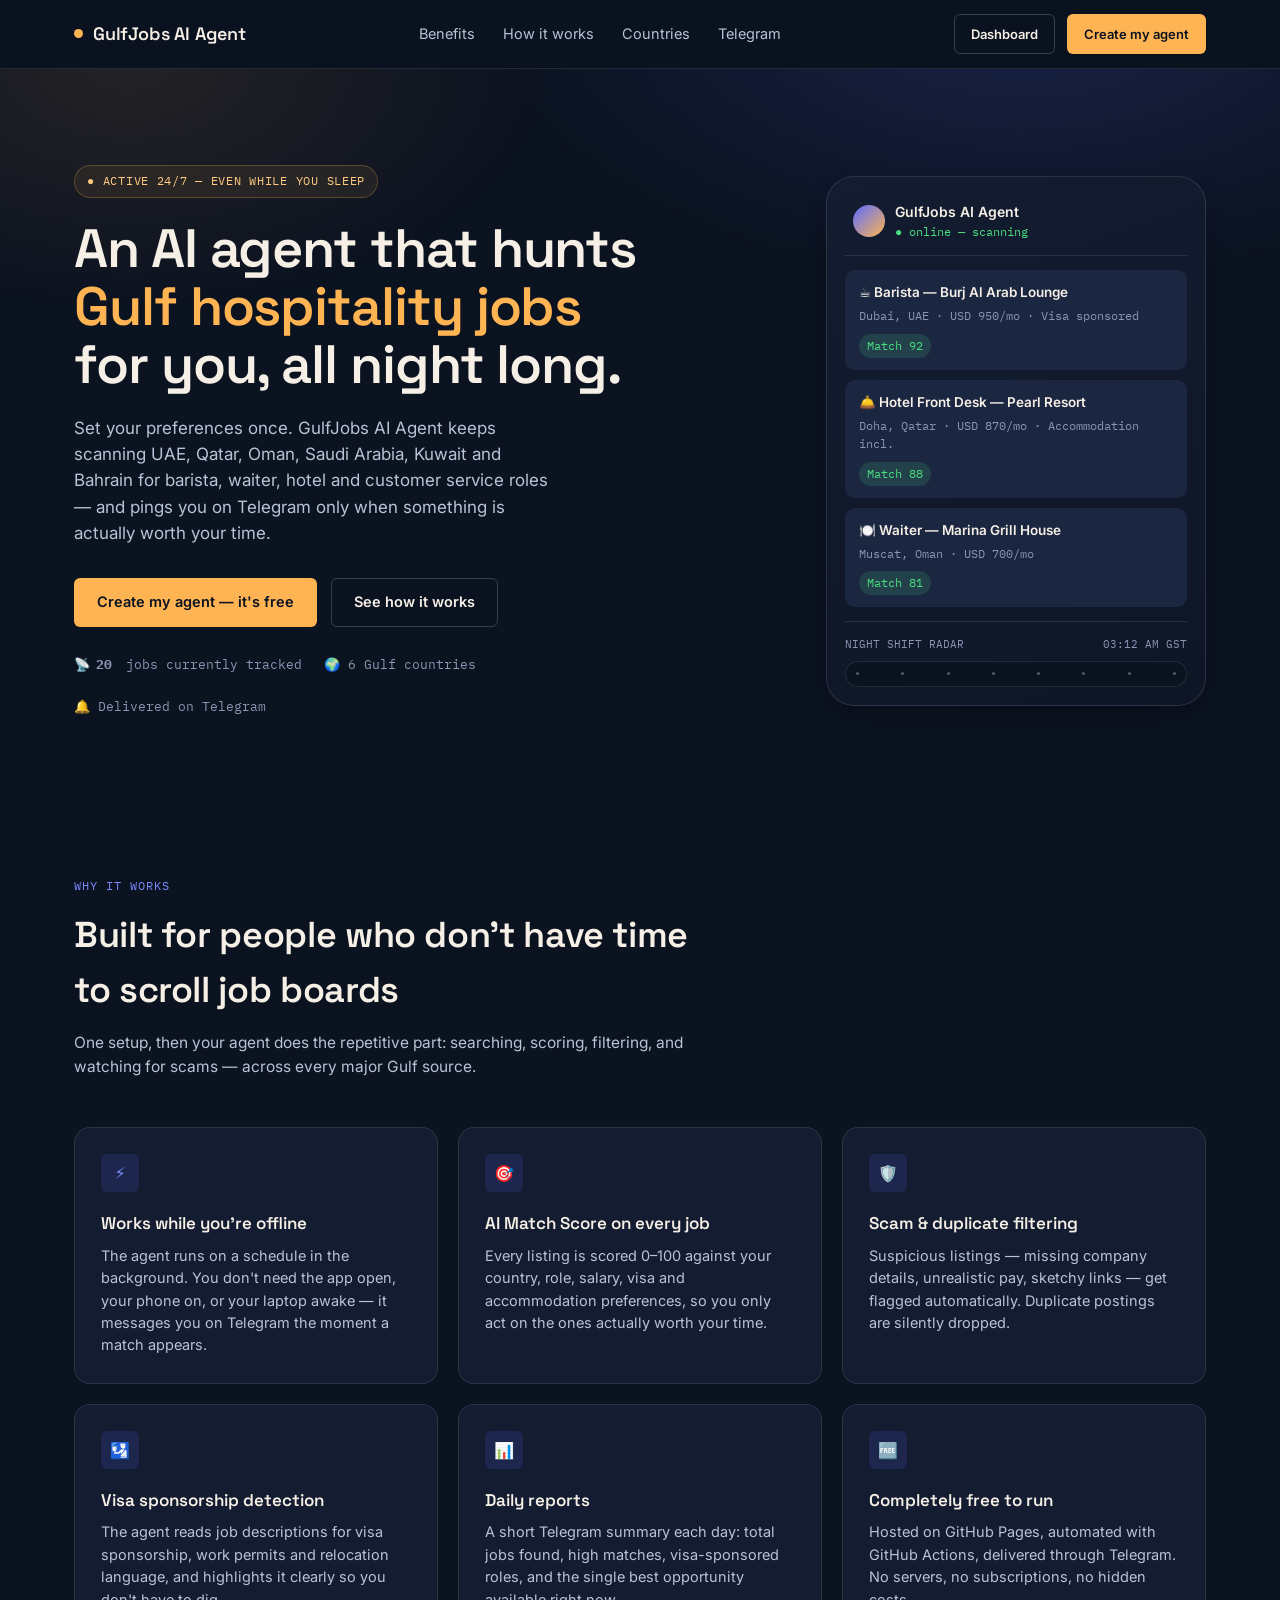
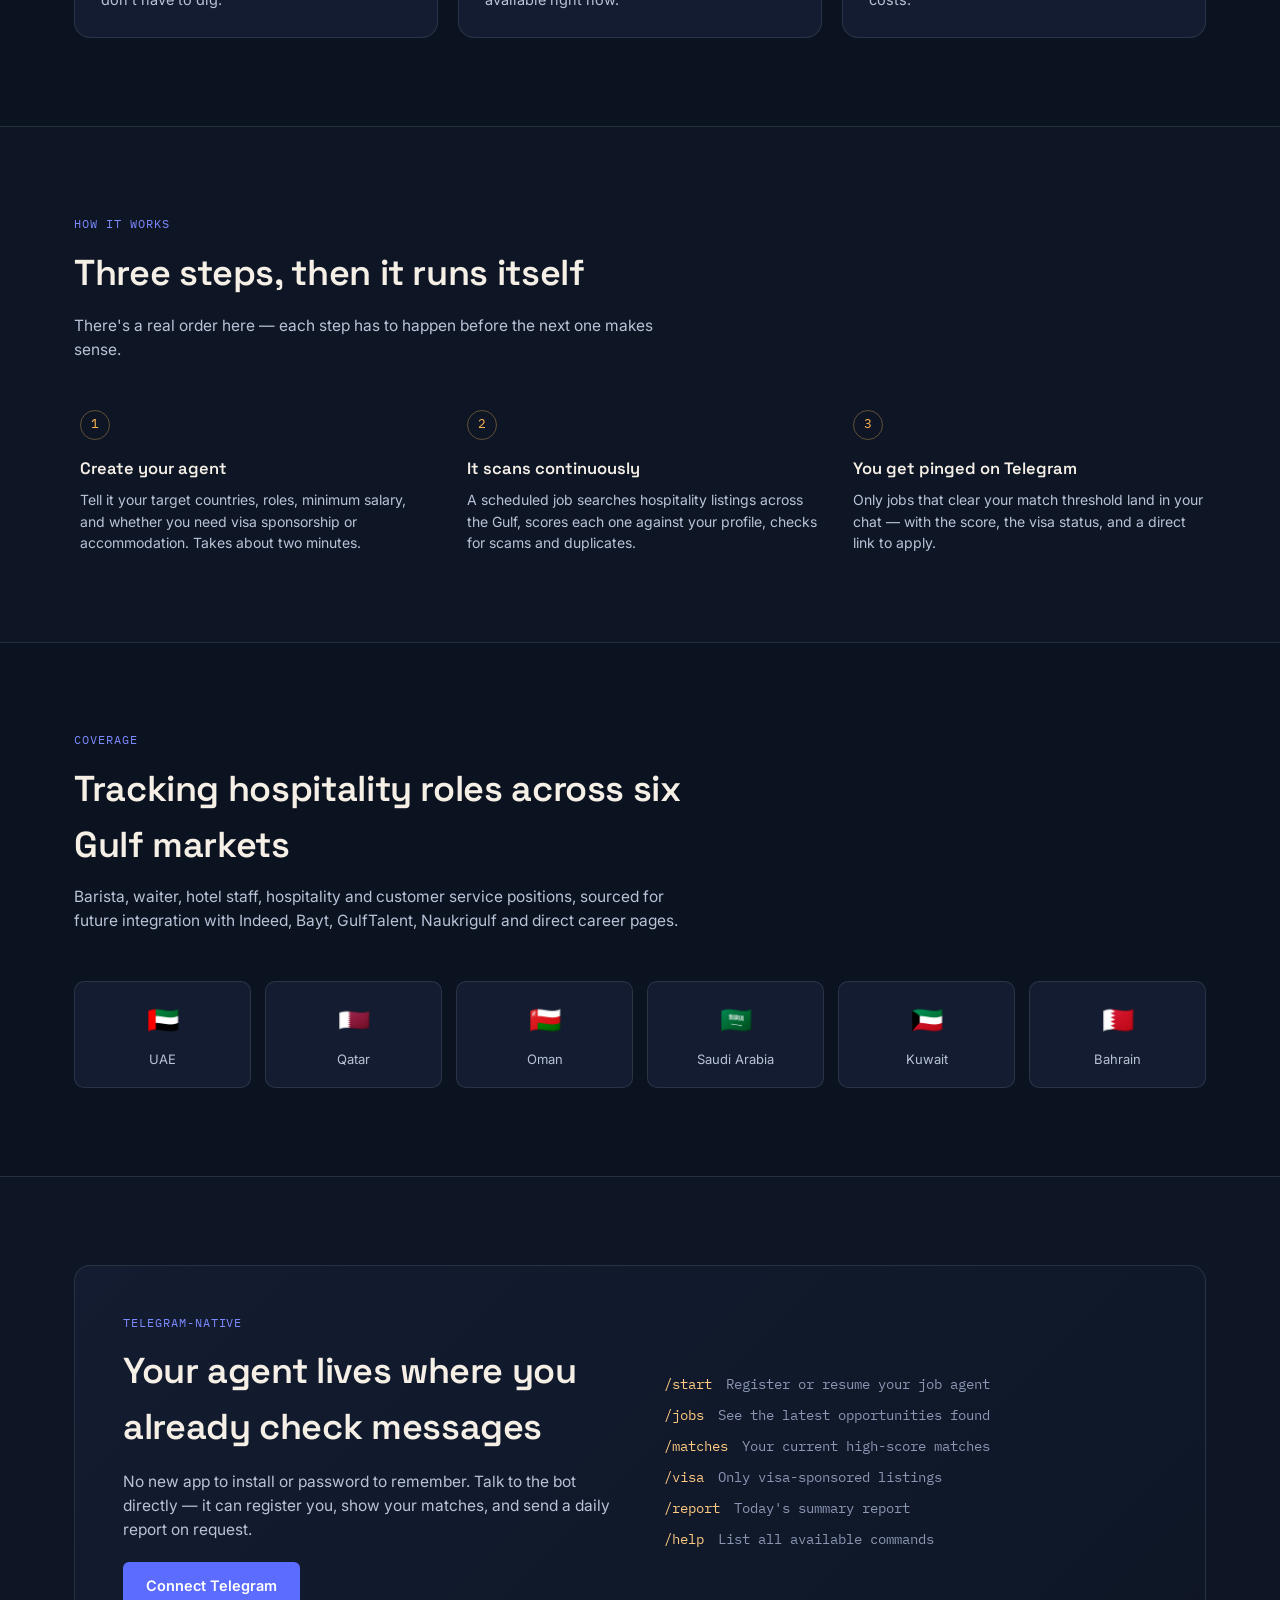
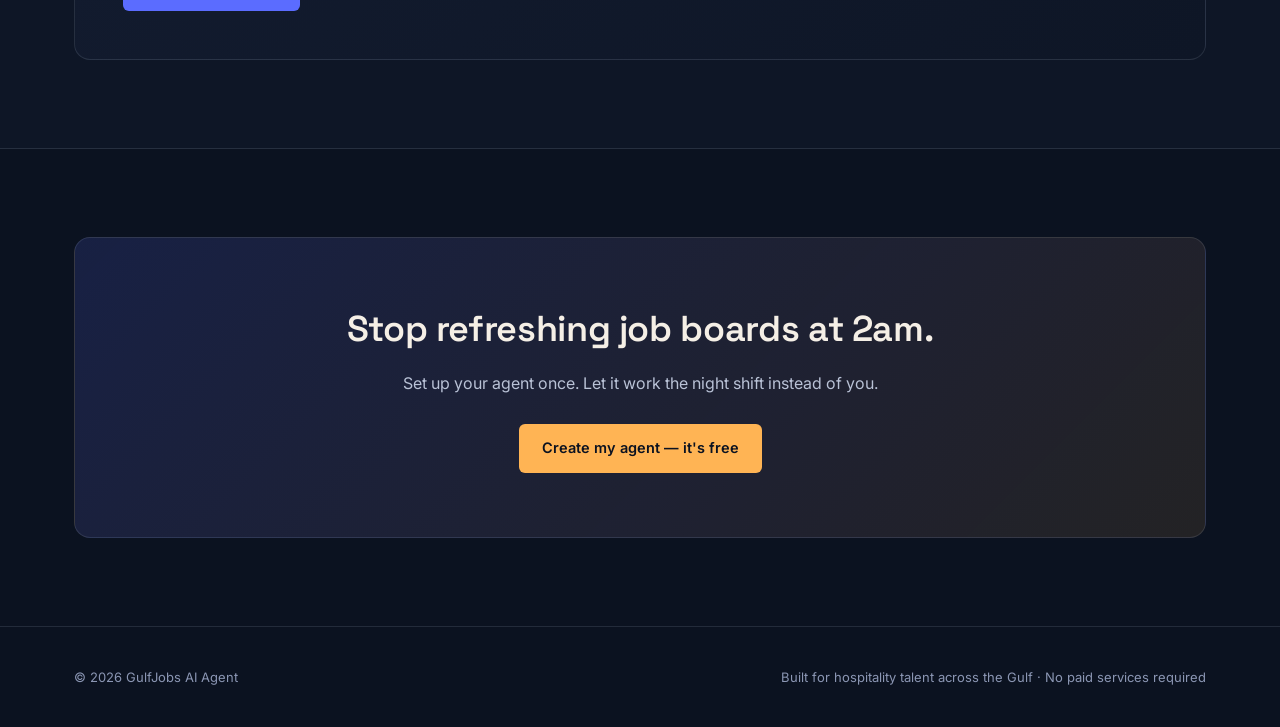
<file: index.html>
<!doctype html>
<html lang="en">
<head>
<meta charset="UTF-8" />
<meta name="viewport" content="width=device-width, initial-scale=1.0" />
<title>GulfJobs AI Agent — Your AI job hunter for Gulf hospitality work</title>
<meta name="description" content="Set up one AI agent and let it search Gulf hospitality jobs around the clock, sending only your best matches straight to Telegram." />
<link rel="icon" href="data:image/svg+xml,<svg xmlns=%22http://www.w3.org/2000/svg%22 viewBox=%220 0 16 16%22><circle cx=%228%22 cy=%228%22 r=%227%22 fill=%22%23ffb454%22/></svg>" />
<link rel="preconnect" href="https://fonts.googleapis.com" />
<link href="https://fonts.googleapis.com/css2?family=Space+Grotesk:wght@500;600;700&family=Inter:wght@400;500;600;700&family=IBM+Plex+Mono:wght@400;500&display=swap" rel="stylesheet" />
<link rel="stylesheet" href="assets/css/styles.css" />
</head>
<body>

<nav class="nav">
  <div class="wrap">
    <a href="index.html" class="nav-logo"><span class="dot"></span> GulfJobs AI Agent</a>
    <div class="nav-links">
      <a href="#benefits">Benefits</a>
      <a href="#how-it-works">How it works</a>
      <a href="#countries">Countries</a>
      <a href="#telegram">Telegram</a>
    </div>
    <div class="nav-cta">
      <a href="dashboard.html" class="btn btn-ghost btn-sm">Dashboard</a>
      <a href="create-agent.html" class="btn btn-primary btn-sm" data-cta="primary">Create my agent</a>
    </div>
  </div>
</nav>

<header class="hero">
  <div class="wrap hero-grid">
    <div>
      <div class="eyebrow">● Active 24/7 — even while you sleep</div>
      <h1>An AI agent that hunts <span class="accent">Gulf hospitality jobs</span> for you, all night long.</h1>
      <p class="hero-sub">Set your preferences once. GulfJobs AI Agent keeps scanning UAE, Qatar, Oman, Saudi Arabia, Kuwait and Bahrain for barista, waiter, hotel and customer service roles — and pings you on Telegram only when something is actually worth your time.</p>
      <div class="hero-actions">
        <a href="create-agent.html" class="btn btn-primary" data-cta="primary">Create my agent — it's free</a>
        <a href="#how-it-works" class="btn btn-ghost">See how it works</a>
      </div>
      <div class="hero-meta">
        <span>📡 <strong data-live-jobs>—</strong>&nbsp;jobs currently tracked</span>
        <span>🌍 6 Gulf countries</span>
        <span>🔔 Delivered on Telegram</span>
      </div>
    </div>

    <div class="phone" aria-hidden="true">
      <div class="phone-head">
        <div class="avatar"></div>
        <div>
          <div class="title">GulfJobs AI Agent</div>
          <div class="status">● online — scanning</div>
        </div>
      </div>

      <div class="bubble">
        <div class="b-title">☕ Barista — Burj Al Arab Lounge</div>
        <div class="b-meta">Dubai, UAE · USD 950/mo · Visa sponsored</div>
        <span class="b-score">Match 92</span>
      </div>
      <div class="bubble">
        <div class="b-title">🛎️ Hotel Front Desk — Pearl Resort</div>
        <div class="b-meta">Doha, Qatar · USD 870/mo · Accommodation incl.</div>
        <span class="b-score">Match 88</span>
      </div>
      <div class="bubble">
        <div class="b-title">🍽️ Waiter — Marina Grill House</div>
        <div class="b-meta">Muscat, Oman · USD 700/mo</div>
        <span class="b-score">Match 81</span>
      </div>

      <div class="radar-strip">
        <div class="radar-label"><span>NIGHT SHIFT RADAR</span><span>03:12 AM GST</span></div>
        <div class="radar-track">
          <div class="radar-ticks"><span></span><span></span><span></span><span></span><span></span><span></span><span></span><span></span></div>
        </div>
      </div>
    </div>
  </div>
</header>

<section class="section" id="benefits">
  <div class="wrap">
    <div class="section-head">
      <p class="section-eyebrow">Why it works</p>
      <h2>Built for people who don't have time to scroll job boards</h2>
      <p class="section-sub">One setup, then your agent does the repetitive part: searching, scoring, filtering, and watching for scams — across every major Gulf source.</p>
    </div>
    <div class="grid-3">
      <div class="card">
        <div class="card-icon">⚡</div>
        <h3>Works while you're offline</h3>
        <p>The agent runs on a schedule in the background. You don't need the app open, your phone on, or your laptop awake — it messages you on Telegram the moment a match appears.</p>
      </div>
      <div class="card">
        <div class="card-icon">🎯</div>
        <h3>AI Match Score on every job</h3>
        <p>Every listing is scored 0–100 against your country, role, salary, visa and accommodation preferences, so you only act on the ones actually worth your time.</p>
      </div>
      <div class="card">
        <div class="card-icon">🛡️</div>
        <h3>Scam &amp; duplicate filtering</h3>
        <p>Suspicious listings — missing company details, unrealistic pay, sketchy links — get flagged automatically. Duplicate postings are silently dropped.</p>
      </div>
      <div class="card">
        <div class="card-icon">🛂</div>
        <h3>Visa sponsorship detection</h3>
        <p>The agent reads job descriptions for visa sponsorship, work permits and relocation language, and highlights it clearly so you don't have to dig.</p>
      </div>
      <div class="card">
        <div class="card-icon">📊</div>
        <h3>Daily reports</h3>
        <p>A short Telegram summary each day: total jobs found, high matches, visa-sponsored roles, and the single best opportunity available right now.</p>
      </div>
      <div class="card">
        <div class="card-icon">🆓</div>
        <h3>Completely free to run</h3>
        <p>Hosted on GitHub Pages, automated with GitHub Actions, delivered through Telegram. No servers, no subscriptions, no hidden costs.</p>
      </div>
    </div>
  </div>
</section>

<section class="section alt" id="how-it-works">
  <div class="wrap">
    <div class="section-head">
      <p class="section-eyebrow">How it works</p>
      <h2>Three steps, then it runs itself</h2>
      <p class="section-sub">There's a real order here — each step has to happen before the next one makes sense.</p>
    </div>
    <div class="steps">
      <div class="step">
        <div class="step-num">1</div>
        <h3>Create your agent</h3>
        <p>Tell it your target countries, roles, minimum salary, and whether you need visa sponsorship or accommodation. Takes about two minutes.</p>
      </div>
      <div class="step">
        <div class="step-num">2</div>
        <h3>It scans continuously</h3>
        <p>A scheduled job searches hospitality listings across the Gulf, scores each one against your profile, checks for scams and duplicates.</p>
      </div>
      <div class="step">
        <div class="step-num">3</div>
        <h3>You get pinged on Telegram</h3>
        <p>Only jobs that clear your match threshold land in your chat — with the score, the visa status, and a direct link to apply.</p>
      </div>
    </div>
  </div>
</section>

<section class="section" id="countries">
  <div class="wrap">
    <div class="section-head">
      <p class="section-eyebrow">Coverage</p>
      <h2>Tracking hospitality roles across six Gulf markets</h2>
      <p class="section-sub">Barista, waiter, hotel staff, hospitality and customer service positions, sourced for future integration with Indeed, Bayt, GulfTalent, Naukrigulf and direct career pages.</p>
    </div>
    <div class="country-grid">
      <div class="country-chip"><div class="flag">🇦🇪</div><div class="name">UAE</div></div>
      <div class="country-chip"><div class="flag">🇶🇦</div><div class="name">Qatar</div></div>
      <div class="country-chip"><div class="flag">🇴🇲</div><div class="name">Oman</div></div>
      <div class="country-chip"><div class="flag">🇸🇦</div><div class="name">Saudi Arabia</div></div>
      <div class="country-chip"><div class="flag">🇰🇼</div><div class="name">Kuwait</div></div>
      <div class="country-chip"><div class="flag">🇧🇭</div><div class="name">Bahrain</div></div>
    </div>
  </div>
</section>

<section class="section alt" id="telegram">
  <div class="wrap">
    <div class="tg-band">
      <div>
        <p class="section-eyebrow">Telegram-native</p>
        <h2 style="margin-bottom:14px;">Your agent lives where you already check messages</h2>
        <p class="section-sub" style="margin-bottom: 20px;">No new app to install or password to remember. Talk to the bot directly — it can register you, show your matches, and send a daily report on request.</p>
        <a href="create-agent.html" class="btn btn-indigo" data-cta="primary">Connect Telegram</a>
      </div>
      <div class="cmd-list">
        <div class="cmd-row"><span class="cmd">/start</span><span class="desc">Register or resume your job agent</span></div>
        <div class="cmd-row"><span class="cmd">/jobs</span><span class="desc">See the latest opportunities found</span></div>
        <div class="cmd-row"><span class="cmd">/matches</span><span class="desc">Your current high-score matches</span></div>
        <div class="cmd-row"><span class="cmd">/visa</span><span class="desc">Only visa-sponsored listings</span></div>
        <div class="cmd-row"><span class="cmd">/report</span><span class="desc">Today's summary report</span></div>
        <div class="cmd-row"><span class="cmd">/help</span><span class="desc">List all available commands</span></div>
      </div>
    </div>
  </div>
</section>

<section class="section">
  <div class="wrap">
    <div class="cta-band">
      <h2>Stop refreshing job boards at 2am.</h2>
      <p>Set up your agent once. Let it work the night shift instead of you.</p>
      <a href="create-agent.html" class="btn btn-primary" data-cta="primary">Create my agent — it's free</a>
    </div>
  </div>
</section>

<footer class="footer">
  <div class="wrap">
    <span>© <span data-year></span> GulfJobs AI Agent</span>
    <span>Built for hospitality talent across the Gulf · No paid services required</span>
  </div>
</footer>

<script src="assets/js/app.js"></script>
</body>
</html>
</file>
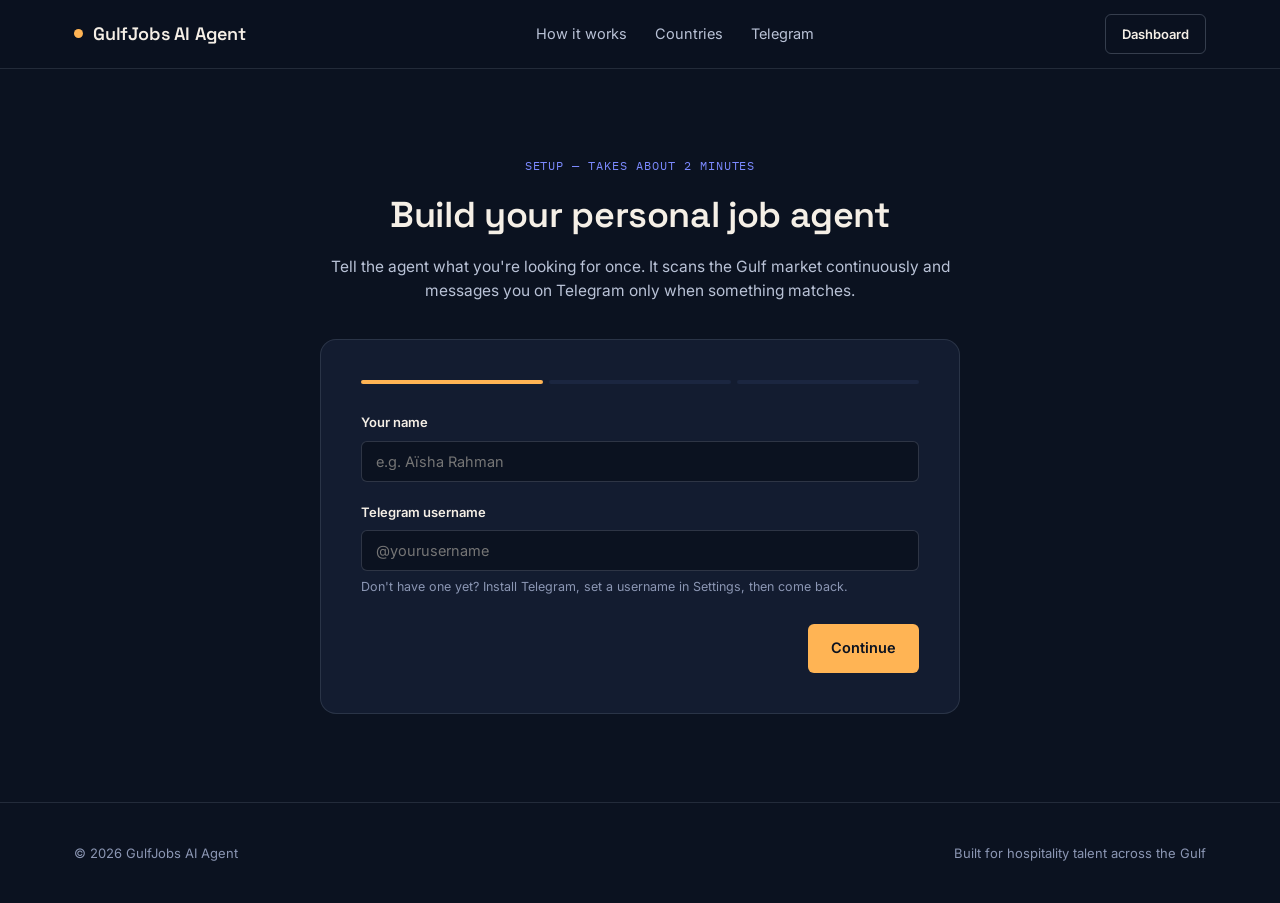
<file: create-agent.html>
<!doctype html>
<html lang="en">
<head>
<meta charset="UTF-8" />
<meta name="viewport" content="width=device-width, initial-scale=1.0" />
<title>Create Your Job Agent — GulfJobs AI Agent</title>
<meta name="description" content="Set up your personal AI job hunting agent for hospitality jobs across the Gulf in under two minutes." />
<link rel="icon" href="data:image/svg+xml,<svg xmlns=%22http://www.w3.org/2000/svg%22 viewBox=%220 0 16 16%22><circle cx=%228%22 cy=%228%22 r=%227%22 fill=%22%23ffb454%22/></svg>" />
<link rel="preconnect" href="https://fonts.googleapis.com" />
<link href="https://fonts.googleapis.com/css2?family=Space+Grotesk:wght@500;600;700&family=Inter:wght@400;500;600;700&family=IBM+Plex+Mono:wght@400;500&display=swap" rel="stylesheet" />
<link rel="stylesheet" href="assets/css/styles.css" />
</head>
<body>

<nav class="nav">
  <div class="wrap">
    <a href="index.html" class="nav-logo"><span class="dot"></span> GulfJobs AI Agent</a>
    <div class="nav-links">
      <a href="index.html#how-it-works">How it works</a>
      <a href="index.html#countries">Countries</a>
      <a href="index.html#telegram">Telegram</a>
    </div>
    <div class="nav-cta">
      <a href="dashboard.html" class="btn btn-ghost btn-sm">Dashboard</a>
    </div>
  </div>
</nav>

<main class="section">
  <div class="wrap">
    <div class="section-head" style="margin: 0 auto 36px; text-align:center;">
      <p class="section-eyebrow">Setup — takes about 2 minutes</p>
      <h2>Build your personal job agent</h2>
      <p class="section-sub">Tell the agent what you're looking for once. It scans the Gulf market continuously and messages you on Telegram only when something matches.</p>
    </div>

    <div class="form-shell">
      <div class="form-progress" id="progressBar">
        <span class="active" data-step="1"></span>
        <span data-step="2"></span>
        <span data-step="3"></span>
      </div>

      <form id="agentForm" novalidate>

        <!-- STEP 1 -->
        <section class="form-step" data-step="1">
          <div class="field" id="field-name">
            <label for="name">Your name</label>
            <input type="text" id="name" name="name" placeholder="e.g. Aïsha Rahman" autocomplete="name" />
            <p class="error-text">Please enter your name.</p>
          </div>
          <div class="field" id="field-telegram">
            <label for="telegram">Telegram username</label>
            <input type="text" id="telegram" name="telegram" placeholder="@yourusername" autocomplete="off" />
            <p class="hint">Don't have one yet? Install Telegram, set a username in Settings, then come back.</p>
            <p class="error-text">Enter a valid Telegram username, e.g. @yourusername.</p>
          </div>
          <div class="form-actions">
            <span></span>
            <button type="button" class="btn btn-primary" data-action="next">Continue</button>
          </div>
        </section>

        <!-- STEP 2 -->
        <section class="form-step" data-step="2" hidden>
          <div class="field">
            <label>Preferred countries</label>
            <div class="chip-select" id="countryChips">
              <label><input type="checkbox" name="countries" value="UAE"><span>🇦🇪 UAE</span></label>
              <label><input type="checkbox" name="countries" value="Qatar"><span>🇶🇦 Qatar</span></label>
              <label><input type="checkbox" name="countries" value="Oman"><span>🇴🇲 Oman</span></label>
              <label><input type="checkbox" name="countries" value="Saudi Arabia"><span>🇸🇦 Saudi Arabia</span></label>
              <label><input type="checkbox" name="countries" value="Kuwait"><span>🇰🇼 Kuwait</span></label>
              <label><input type="checkbox" name="countries" value="Bahrain"><span>🇧🇭 Bahrain</span></label>
            </div>
            <p class="error-text" id="err-countries">Pick at least one country.</p>
          </div>
          <div class="field">
            <label>Preferred job titles</label>
            <div class="chip-select" id="titleChips">
              <label><input type="checkbox" name="titles" value="Barista"><span>☕ Barista</span></label>
              <label><input type="checkbox" name="titles" value="Waiter"><span>🍽️ Waiter</span></label>
              <label><input type="checkbox" name="titles" value="Hotel Staff"><span>🛎️ Hotel Staff</span></label>
              <label><input type="checkbox" name="titles" value="Hospitality"><span>🏨 Hospitality</span></label>
              <label><input type="checkbox" name="titles" value="Customer Service"><span>🎧 Customer Service</span></label>
            </div>
            <p class="error-text" id="err-titles">Pick at least one role.</p>
          </div>
          <div class="field">
            <label for="salary">Minimum monthly salary (USD)</label>
            <input type="number" id="salary" name="salary" min="0" step="50" placeholder="e.g. 600" />
            <p class="hint">Leave at 0 if you don't want to filter by salary.</p>
          </div>
          <div class="form-actions">
            <button type="button" class="btn btn-ghost" data-action="back">Back</button>
            <button type="button" class="btn btn-primary" data-action="next">Continue</button>
          </div>
        </section>

        <!-- STEP 3 -->
        <section class="form-step" data-step="3" hidden>
          <div class="toggle-row">
            <div class="label">Visa sponsorship required<span class="sub">Only match jobs that explicitly mention visa support</span></div>
            <label class="switch"><input type="checkbox" id="visaRequired" name="visaRequired"><span class="track"></span></label>
          </div>
          <div class="toggle-row">
            <div class="label">Accommodation required<span class="sub">Only match jobs that include housing/accommodation</span></div>
            <label class="switch"><input type="checkbox" id="accommodationRequired" name="accommodationRequired"><span class="track"></span></label>
          </div>
          <div class="form-actions">
            <button type="button" class="btn btn-ghost" data-action="back">Back</button>
            <button type="submit" class="btn btn-primary">Create my agent</button>
          </div>
        </section>

        <!-- SUCCESS -->
        <section class="form-step" data-step="success" hidden>
          <div class="success-panel">
            <div class="check">✓</div>
            <h3 style="font-family:var(--font-display); font-size:20px; margin-bottom:10px;">Your agent is ready</h3>
            <p class="section-sub">One last step — activate it on Telegram so it can message you the moment a match appears.</p>
            <a id="telegramDeepLink" href="#" target="_blank" class="btn btn-indigo btn-block" style="margin-top:20px;">Activate on Telegram</a>
            <div class="deeplink-box">
              <span class="hint">If the button above doesn't open Telegram, search for the bot manually, tap <strong>Start</strong>, and just answer its setup questions — it works without the link too.</span>
              <code id="deeplinkText"></code>
            </div>
            <a href="dashboard.html" class="btn btn-ghost btn-block">Go to my dashboard</a>
          </div>
        </section>
      </form>
    </div>
  </div>
</main>

<footer class="footer">
  <div class="wrap">
    <span>© <span data-year></span> GulfJobs AI Agent</span>
    <span>Built for hospitality talent across the Gulf</span>
  </div>
</footer>

<script src="assets/js/app.js"></script>
<script src="assets/js/create-agent.js"></script>
</body>
</html>
</file>
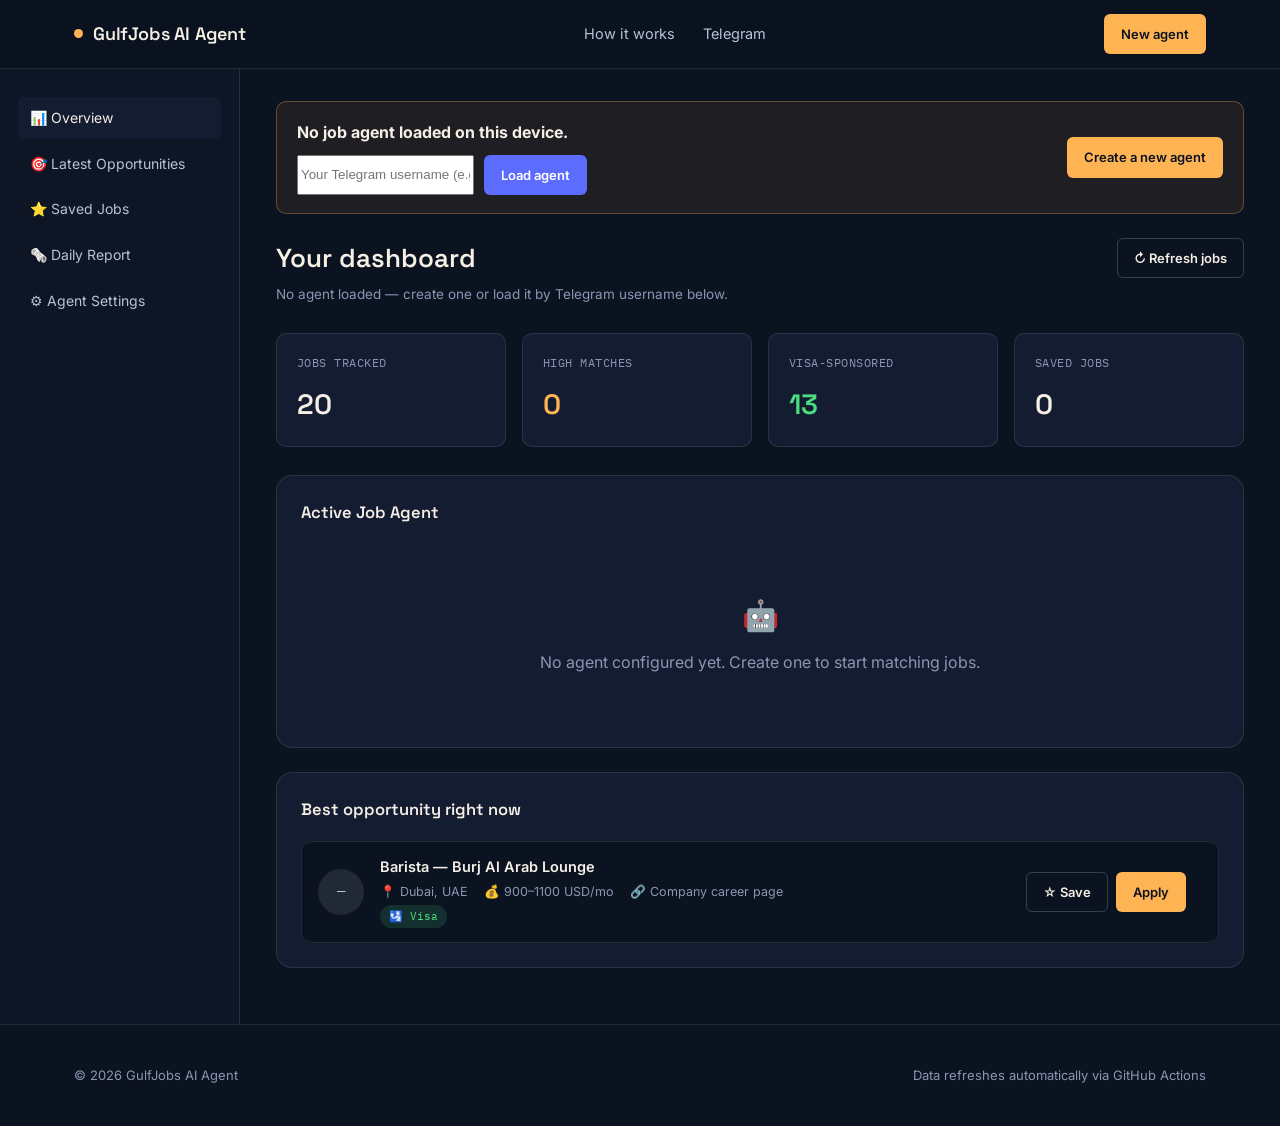
<file: dashboard.html>
<!doctype html>
<html lang="en">
<head>
<meta charset="UTF-8" />
<meta name="viewport" content="width=device-width, initial-scale=1.0" />
<title>Dashboard — GulfJobs AI Agent</title>
<meta name="description" content="Your active job agent, match statistics, saved jobs and daily reports." />
<link rel="icon" href="data:image/svg+xml,<svg xmlns=%22http://www.w3.org/2000/svg%22 viewBox=%220 0 16 16%22><circle cx=%228%22 cy=%228%22 r=%227%22 fill=%22%23ffb454%22/></svg>" />
<link rel="preconnect" href="https://fonts.googleapis.com" />
<link href="https://fonts.googleapis.com/css2?family=Space+Grotesk:wght@500;600;700&family=Inter:wght@400;500;600;700&family=IBM+Plex+Mono:wght@400;500&display=swap" rel="stylesheet" />
<link rel="stylesheet" href="assets/css/styles.css" />
</head>
<body>

<nav class="nav">
  <div class="wrap">
    <a href="index.html" class="nav-logo"><span class="dot"></span> GulfJobs AI Agent</a>
    <div class="nav-links">
      <a href="index.html#how-it-works">How it works</a>
      <a href="index.html#telegram">Telegram</a>
    </div>
    <div class="nav-cta">
      <a href="create-agent.html" class="btn btn-primary btn-sm">New agent</a>
    </div>
  </div>
</nav>

<div class="dash-shell">
  <aside class="dash-side">
    <div class="side-link active" data-panel="overview">📊 Overview</div>
    <div class="side-link" data-panel="matches">🎯 Latest Opportunities</div>
    <div class="side-link" data-panel="saved">⭐ Saved Jobs</div>
    <div class="side-link" data-panel="reports">🗞️ Daily Report</div>
    <div class="side-link" data-panel="agent">⚙️ Agent Settings</div>
  </aside>

  <main class="dash-main">

    <div class="no-agent-banner" id="noAgentBanner" hidden>
      <div>
        <strong>No job agent loaded on this device.</strong>
        <div class="lookup-row">
          <input type="text" id="lookupUsername" placeholder="Your Telegram username (e.g. aisha_r)" />
          <button class="btn btn-indigo btn-sm" id="lookupBtn">Load agent</button>
        </div>
      </div>
      <a href="create-agent.html" class="btn btn-primary btn-sm">Create a new agent</a>
    </div>

    <!-- OVERVIEW -->
    <section class="dash-panel" data-panel="overview">
      <div class="dash-header">
        <div>
          <h1 id="greeting">Your dashboard</h1>
          <p id="agentSummaryLine">Loading agent…</p>
        </div>
        <button class="btn btn-ghost btn-sm" id="refreshBtn">↻ Refresh jobs</button>
      </div>

      <div class="stat-grid">
        <div class="stat-card">
          <div class="stat-label">Jobs tracked</div>
          <div class="stat-value" id="statTotal">0</div>
        </div>
        <div class="stat-card">
          <div class="stat-label">High matches</div>
          <div class="stat-value amber" id="statHigh">0</div>
        </div>
        <div class="stat-card">
          <div class="stat-label">Visa-sponsored</div>
          <div class="stat-value green" id="statVisa">0</div>
        </div>
        <div class="stat-card">
          <div class="stat-label">Saved jobs</div>
          <div class="stat-value" id="statSaved">0</div>
        </div>
      </div>

      <div class="panel">
        <div class="panel-head">
          <h2>Active Job Agent</h2>
          <span class="muted" id="agentCreatedAt"></span>
        </div>
        <div id="agentDetails"></div>
      </div>

      <div class="panel">
        <div class="panel-head">
          <h2>Best opportunity right now</h2>
        </div>
        <div id="bestJobSlot" class="job-list"></div>
      </div>
    </section>

    <!-- MATCHES -->
    <section class="dash-panel" data-panel="matches" hidden>
      <div class="dash-header">
        <div>
          <h1>Latest opportunities</h1>
          <p>Ranked by AI Match Score against your active agent.</p>
        </div>
      </div>
      <div class="panel">
        <div class="panel-head">
          <h2>All matching jobs</h2>
          <span class="muted" id="matchesCount"></span>
        </div>
        <div id="matchesList" class="job-list"></div>
      </div>
    </section>

    <!-- SAVED -->
    <section class="dash-panel" data-panel="saved" hidden>
      <div class="dash-header">
        <div>
          <h1>Saved jobs</h1>
          <p>Jobs you've bookmarked from your matches.</p>
        </div>
      </div>
      <div class="panel">
        <div class="panel-head"><h2>Your shortlist</h2></div>
        <div id="savedList" class="job-list"></div>
      </div>
    </section>

    <!-- REPORTS -->
    <section class="dash-panel" data-panel="reports" hidden>
      <div class="dash-header">
        <div>
          <h1>Daily report</h1>
          <p>A snapshot of today's scan, the same summary sent on Telegram via /report.</p>
        </div>
      </div>
      <div class="panel">
        <div class="report-grid">
          <div class="stat-card"><div class="stat-label">Total found</div><div class="stat-value" id="repTotal">0</div></div>
          <div class="stat-card"><div class="stat-label">High matches</div><div class="stat-value amber" id="repHigh">0</div></div>
          <div class="stat-card"><div class="stat-label">Visa-sponsored</div><div class="stat-value green" id="repVisa">0</div></div>
          <div class="stat-card"><div class="stat-label">Flagged scams</div><div class="stat-value" id="repScam">0</div></div>
        </div>
      </div>
      <div class="panel">
        <div class="panel-head"><h2>Best opportunity today</h2></div>
        <div id="repBestSlot" class="job-list"></div>
      </div>
    </section>

    <!-- AGENT SETTINGS -->
    <section class="dash-panel" data-panel="agent" hidden>
      <div class="dash-header">
        <div>
          <h1>Agent settings</h1>
          <p>Your stored preferences on this device.</p>
        </div>
      </div>
      <div class="panel">
        <div id="agentSettingsDetails"></div>
        <div style="margin-top:20px; display:flex; gap:12px;">
          <a href="create-agent.html" class="btn btn-indigo btn-sm">Edit / recreate agent</a>
          <button class="btn btn-ghost btn-sm" id="clearAgentBtn">Remove agent from this device</button>
        </div>
      </div>
    </section>

  </main>
</div>

<footer class="footer">
  <div class="wrap">
    <span>© <span data-year></span> GulfJobs AI Agent</span>
    <span>Data refreshes automatically via GitHub Actions</span>
  </div>
</footer>

<script src="assets/js/matchEngine.js"></script>
<script src="assets/js/scamDetector.js"></script>
<script src="assets/js/dedupe.js"></script>
<script src="assets/js/app.js"></script>
<script src="assets/js/dashboard.js"></script>
</body>
</html>
</file>
<file: assets/css/styles.css>
/* =========================================================================
   GulfJobs AI Agent — Design System
   Concept: "Night Shift Radar" — the agent works the graveyard shift so
   hospitality workers don't have to. Deep night-sky background, a dawn
   amber accent for matches/opportunity, monospace for data & telegram-style
   bubbles. One signature animated element (the radar/ticker) carries all
   the motion; everything else stays quiet and disciplined.
   ========================================================================= */

:root {
  /* Color */
  --navy-950: #0b1220;
  --navy-900: #0e1626;
  --navy-800: #131c30;
  --navy-700: #1b2640;
  --navy-600: #28365a;
  --indigo-500: #5b6cff;
  --indigo-400: #7c8aff;
  --amber-400: #ffb454;
  --amber-300: #ffcb82;
  --sand-100: #f5efe6;
  --sand-200: #ece3d3;
  --slate-300: #b9c2d6;
  --slate-400: #8b96b3;
  --green-400: #4ade80;
  --red-400: #f87171;

  /* Type */
  --font-display: "Space Grotesk", "Inter", system-ui, sans-serif;
  --font-body: "Inter", system-ui, -apple-system, sans-serif;
  --font-mono: "IBM Plex Mono", "JetBrains Mono", ui-monospace, monospace;

  /* Layout */
  --radius-sm: 6px;
  --radius-md: 10px;
  --radius-lg: 16px;
  --max-width: 1180px;
  --border-hair: 1px solid rgba(185, 194, 214, 0.14);
  --shadow-card: 0 10px 30px -12px rgba(0, 0, 0, 0.45);
}

/* ---------- Reset ---------- */
* { box-sizing: border-box; }
html, body { margin: 0; padding: 0; }
img, svg { display: block; max-width: 100%; }
a { color: inherit; text-decoration: none; }
button { font: inherit; }
ul { margin: 0; padding: 0; list-style: none; }
h1, h2, h3, h4, p { margin: 0; }

html { scroll-behavior: smooth; }

@media (prefers-reduced-motion: reduce) {
  html { scroll-behavior: auto; }
  *, *::before, *::after { animation-duration: 0.001ms !important; animation-iteration-count: 1 !important; transition-duration: 0.001ms !important; }
}

body {
  font-family: var(--font-body);
  background: var(--navy-950);
  color: var(--sand-100);
  line-height: 1.55;
  -webkit-font-smoothing: antialiased;
}

:focus-visible {
  outline: 2px solid var(--amber-400);
  outline-offset: 2px;
  border-radius: 4px;
}

.wrap { max-width: var(--max-width); margin: 0 auto; padding: 0 24px; }

/* ---------- Top nav ---------- */
.nav {
  position: sticky;
  top: 0;
  z-index: 50;
  background: rgba(11, 18, 32, 0.85);
  backdrop-filter: blur(10px);
  border-bottom: var(--border-hair);
}
.nav .wrap { display: flex; align-items: center; justify-content: space-between; height: 68px; }
.nav-logo { display: flex; align-items: center; gap: 10px; font-family: var(--font-display); font-weight: 600; font-size: 18px; letter-spacing: -0.01em; }
.nav-logo .dot {
  width: 9px; height: 9px; border-radius: 50%; background: var(--amber-400);
  animation: pulse-dot 2.4s ease-out infinite;
}
@keyframes pulse-dot {
  0% { box-shadow: 0 0 0 0 rgba(255, 180, 84, 0.55); }
  70% { box-shadow: 0 0 0 8px rgba(255, 180, 84, 0); }
  100% { box-shadow: 0 0 0 0 rgba(255, 180, 84, 0); }
}
.nav-links { display: flex; align-items: center; gap: 28px; font-size: 14.5px; color: var(--slate-300); }
.nav-links a:hover { color: var(--sand-100); }
.nav-cta { display: flex; gap: 12px; align-items: center; }

/* ---------- Buttons ---------- */
.btn {
  display: inline-flex; align-items: center; justify-content: center; gap: 8px;
  padding: 12px 22px; border-radius: var(--radius-sm); font-size: 14.5px; font-weight: 600;
  cursor: pointer; border: 1px solid transparent;
  transition: transform 0.15s ease, background 0.15s ease, border-color 0.15s ease;
  white-space: nowrap;
}
.btn:active { transform: translateY(1px); }
.btn-primary { background: var(--amber-400); color: var(--navy-950); }
.btn-primary:hover { background: var(--amber-300); }
.btn-ghost { background: transparent; color: var(--sand-100); border-color: rgba(185, 194, 214, 0.25); }
.btn-ghost:hover { border-color: var(--sand-100); }
.btn-indigo { background: var(--indigo-500); color: white; }
.btn-indigo:hover { background: var(--indigo-400); }
.btn-block { width: 100%; }
.btn-sm { padding: 9px 16px; font-size: 13px; }
.btn[disabled] { opacity: 0.5; cursor: not-allowed; }

/* ---------- Hero ---------- */
.hero {
  position: relative; padding: 96px 0 72px; overflow: hidden;
  background:
    radial-gradient(ellipse 900px 480px at 80% -10%, rgba(91, 108, 255, 0.18), transparent 60%),
    radial-gradient(ellipse 700px 400px at 10% 0%, rgba(255, 180, 84, 0.10), transparent 60%);
}
.hero-grid { display: grid; grid-template-columns: 1.05fr 0.95fr; gap: 56px; align-items: center; }
.eyebrow {
  display: inline-flex; align-items: center; gap: 8px;
  font-family: var(--font-mono); font-size: 12px; letter-spacing: 0.06em; text-transform: uppercase;
  color: var(--amber-300); background: rgba(255, 180, 84, 0.08); border: 1px solid rgba(255, 180, 84, 0.25);
  padding: 6px 12px; border-radius: 999px; margin-bottom: 22px;
}
.hero h1 {
  font-family: var(--font-display); font-size: clamp(34px, 4.4vw, 54px); line-height: 1.08;
  letter-spacing: -0.02em; font-weight: 600; margin-bottom: 20px;
}
.hero h1 .accent { color: var(--amber-400); }
.hero-sub { font-size: 17px; color: var(--slate-300); max-width: 480px; margin-bottom: 32px; }
.hero-actions { display: flex; gap: 14px; flex-wrap: wrap; margin-bottom: 28px; }
.hero-meta { display: flex; gap: 22px; font-size: 13px; color: var(--slate-400); font-family: var(--font-mono); flex-wrap: wrap; }
.hero-meta span { display: flex; align-items: center; gap: 6px; }

/* ---------- Signature element: Night Shift Radar / phone mock ---------- */
.phone {
  position: relative; background: linear-gradient(160deg, var(--navy-800), var(--navy-900));
  border: 1px solid rgba(185, 194, 214, 0.16); border-radius: 28px; padding: 18px;
  box-shadow: var(--shadow-card); max-width: 380px; margin-left: auto;
}
.phone-head { display: flex; align-items: center; gap: 10px; padding: 6px 8px 14px; border-bottom: var(--border-hair); margin-bottom: 14px; }
.phone-head .avatar { width: 32px; height: 32px; border-radius: 50%; background: linear-gradient(135deg, var(--indigo-500), var(--amber-400)); flex-shrink: 0; }
.phone-head .title { font-weight: 600; font-size: 14px; }
.phone-head .status { font-size: 12px; color: var(--green-400); font-family: var(--font-mono); }
.bubble { background: var(--navy-700); border-radius: var(--radius-md); padding: 12px 14px; margin-bottom: 10px; font-size: 13.5px; animation: rise 0.6s ease both; }
.bubble .b-title { font-weight: 600; margin-bottom: 4px; }
.bubble .b-meta { color: var(--slate-400); font-size: 12px; font-family: var(--font-mono); }
.bubble .b-score { display: inline-block; margin-top: 8px; font-family: var(--font-mono); font-size: 11.5px; padding: 3px 8px; border-radius: 999px; background: rgba(74, 222, 128, 0.15); color: var(--green-400); }
.bubble:nth-child(2) { animation-delay: 0.15s; }
.bubble:nth-child(3) { animation-delay: 0.3s; }
@keyframes rise { from { opacity: 0; transform: translateY(8px); } to { opacity: 1; transform: translateY(0); } }
.radar-strip { margin-top: 14px; padding-top: 14px; border-top: var(--border-hair); }
.radar-label { font-family: var(--font-mono); font-size: 11px; color: var(--slate-400); display: flex; justify-content: space-between; margin-bottom: 8px; }
.radar-track { position: relative; height: 26px; background: var(--navy-950); border-radius: 999px; overflow: hidden; border: var(--border-hair); }
.radar-track::before {
  content: ""; position: absolute; top: 0; left: -30%; width: 30%; height: 100%;
  background: linear-gradient(90deg, transparent, rgba(255, 180, 84, 0.55), transparent);
  animation: sweep 2.8s linear infinite;
}
@keyframes sweep { to { left: 130%; } }
.radar-ticks { position: absolute; inset: 0; display: flex; align-items: center; justify-content: space-between; padding: 0 10px; }
.radar-ticks span { width: 3px; height: 3px; border-radius: 50%; background: rgba(185, 194, 214, 0.4); }

/* ---------- Sections ---------- */
.section { padding: 88px 0; }
.section-tight { padding: 64px 0; }
.section-head { max-width: 620px; margin-bottom: 48px; }
.section-eyebrow { font-family: var(--font-mono); font-size: 12px; letter-spacing: 0.08em; text-transform: uppercase; color: var(--indigo-400); margin-bottom: 12px; }
.section h2 { font-family: var(--font-display); font-size: clamp(26px, 3vw, 36px); letter-spacing: -0.01em; font-weight: 600; margin-bottom: 12px; }
.section-sub { color: var(--slate-300); font-size: 15.5px; }
.alt { background: var(--navy-900); border-top: var(--border-hair); border-bottom: var(--border-hair); }

.grid-3 { display: grid; grid-template-columns: repeat(3, 1fr); gap: 20px; }
.grid-2 { display: grid; grid-template-columns: repeat(2, 1fr); gap: 20px; }
.card { background: var(--navy-800); border: var(--border-hair); border-radius: var(--radius-lg); padding: 26px; }
.card-icon { width: 38px; height: 38px; display: flex; align-items: center; justify-content: center; border-radius: var(--radius-sm); background: rgba(91, 108, 255, 0.14); color: var(--indigo-400); margin-bottom: 18px; }
.card h3 { font-family: var(--font-display); font-size: 17px; margin-bottom: 8px; font-weight: 600; }
.card p { color: var(--slate-300); font-size: 14.5px; }

.steps { display: grid; grid-template-columns: repeat(3, 1fr); gap: 28px; position: relative; }
.step { position: relative; padding-left: 6px; }
.step-num { font-family: var(--font-mono); font-size: 13px; color: var(--amber-400); border: 1px solid rgba(255, 180, 84, 0.35); width: 30px; height: 30px; border-radius: 50%; display: flex; align-items: center; justify-content: center; margin-bottom: 16px; }
.step h3 { font-family: var(--font-display); font-size: 16.5px; margin-bottom: 8px; font-weight: 600; }
.step p { color: var(--slate-300); font-size: 14px; }

.country-grid { display: grid; grid-template-columns: repeat(6, 1fr); gap: 14px; }
.country-chip { background: var(--navy-800); border: var(--border-hair); border-radius: var(--radius-md); padding: 18px 10px; text-align: center; }
.country-chip .flag { font-size: 26px; margin-bottom: 8px; }
.country-chip .name { font-size: 13px; color: var(--slate-300); }

.tg-band { display: grid; grid-template-columns: 1fr 1fr; gap: 48px; align-items: center; background: linear-gradient(135deg, var(--navy-800), var(--navy-900)); border: var(--border-hair); border-radius: var(--radius-lg); padding: 48px; }
.cmd-list { font-family: var(--font-mono); font-size: 13.5px; display: grid; gap: 10px; }
.cmd-list .cmd { color: var(--amber-300); }
.cmd-list .desc { color: var(--slate-400); }
.cmd-row { display: flex; gap: 14px; }

.cta-band { text-align: center; background: linear-gradient(135deg, rgba(91, 108, 255, 0.16), rgba(255, 180, 84, 0.1)); border: var(--border-hair); border-radius: var(--radius-lg); padding: 64px 32px; }
.cta-band h2 { margin-bottom: 14px; }
.cta-band p { color: var(--slate-300); margin-bottom: 28px; }

.footer { border-top: var(--border-hair); padding: 40px 0; font-size: 13px; color: var(--slate-400); }
.footer .wrap { display: flex; justify-content: space-between; align-items: center; flex-wrap: wrap; gap: 12px; }

/* ---------- Forms (Create Agent) ---------- */
.form-shell { max-width: 640px; margin: 0 auto; background: var(--navy-800); border: var(--border-hair); border-radius: var(--radius-lg); padding: 40px; }
.form-progress { display: flex; gap: 6px; margin-bottom: 28px; }
.form-progress span { flex: 1; height: 4px; border-radius: 999px; background: var(--navy-700); }
.form-progress span.active { background: var(--amber-400); }
.field { margin-bottom: 20px; }
.field label { display: block; font-size: 13px; font-weight: 600; margin-bottom: 8px; color: var(--sand-100); }
.field .hint { font-size: 12.5px; color: var(--slate-400); margin-top: 6px; }
.field input[type="text"], .field input[type="number"], .field input[type="email"], .field select {
  width: 100%; background: var(--navy-950); border: 1px solid rgba(185, 194, 214, 0.2); border-radius: var(--radius-sm);
  padding: 11px 14px; color: var(--sand-100); font-size: 14.5px; font-family: var(--font-body);
}
.field input:focus, .field select:focus { border-color: var(--indigo-500); }
.chip-select { display: flex; flex-wrap: wrap; gap: 8px; }
.chip-select label {
  display: inline-flex; align-items: center; gap: 6px; font-size: 13px; font-weight: 500;
  padding: 9px 14px; border-radius: 999px; border: 1px solid rgba(185, 194, 214, 0.22);
  cursor: pointer; transition: all 0.15s ease; user-select: none;
}
.chip-select input { position: absolute; opacity: 0; width: 0; height: 0; }
.chip-select label:has(input:checked) { border-color: var(--amber-400); background: rgba(255, 180, 84, 0.12); color: var(--amber-300); }
.toggle-row { display: flex; justify-content: space-between; align-items: center; background: var(--navy-950); border: 1px solid rgba(185, 194, 214, 0.16); border-radius: var(--radius-sm); padding: 13px 16px; margin-bottom: 14px; }
.toggle-row .label { font-size: 14px; }
.toggle-row .label .sub { display: block; font-size: 12px; color: var(--slate-400); margin-top: 2px; }
.switch { position: relative; width: 44px; height: 24px; flex-shrink: 0; }
.switch input { opacity: 0; width: 0; height: 0; }
.switch .track { position: absolute; inset: 0; background: var(--navy-700); border-radius: 999px; transition: background 0.2s ease; cursor: pointer; }
.switch .track::before { content: ""; position: absolute; left: 3px; top: 3px; width: 18px; height: 18px; border-radius: 50%; background: var(--slate-300); transition: transform 0.2s ease, background 0.2s ease; }
.switch input:checked + .track { background: rgba(255, 180, 84, 0.35); }
.switch input:checked + .track::before { transform: translateX(20px); background: var(--amber-400); }
.form-actions { display: flex; justify-content: space-between; gap: 12px; margin-top: 28px; }
.success-panel { text-align: center; padding: 12px 0; }
.success-panel .check { width: 56px; height: 56px; border-radius: 50%; background: rgba(74, 222, 128, 0.14); color: var(--green-400); display: flex; align-items: center; justify-content: center; margin: 0 auto 18px; font-size: 26px; }
.deeplink-box { background: var(--navy-950); border: 1px solid rgba(255, 180, 84, 0.3); border-radius: var(--radius-md); padding: 18px; margin: 20px 0; text-align: left; }
.deeplink-box code { display: block; font-family: var(--font-mono); font-size: 12.5px; color: var(--amber-300); word-break: break-all; margin-top: 8px; }
.error-text { color: var(--red-400); font-size: 12.5px; margin-top: 6px; display: none; }
.field.has-error input, .field.has-error select { border-color: var(--red-400); }
.field.has-error .error-text { display: block; }

/* ---------- Dashboard ---------- */
.dash-shell { display: grid; grid-template-columns: 240px 1fr; min-height: calc(100vh - 68px); }
.dash-side { border-right: var(--border-hair); padding: 28px 18px; background: var(--navy-900); }
.dash-side .side-link { display: flex; align-items: center; gap: 10px; padding: 10px 12px; border-radius: var(--radius-sm); font-size: 14px; color: var(--slate-300); margin-bottom: 4px; cursor: pointer; }
.dash-side .side-link.active { background: var(--navy-800); color: var(--sand-100); }
.dash-side .side-link:hover { color: var(--sand-100); }
.dash-main { padding: 32px 36px; }
.dash-header { display: flex; justify-content: space-between; align-items: flex-start; margin-bottom: 28px; flex-wrap: wrap; gap: 16px; }
.dash-header h1 { font-family: var(--font-display); font-size: 26px; font-weight: 600; }
.dash-header p { color: var(--slate-400); font-size: 13.5px; margin-top: 6px; }
.stat-grid { display: grid; grid-template-columns: repeat(4, 1fr); gap: 16px; margin-bottom: 28px; }
.stat-card { background: var(--navy-800); border: var(--border-hair); border-radius: var(--radius-md); padding: 20px; }
.stat-card .stat-label { font-size: 12px; color: var(--slate-400); font-family: var(--font-mono); margin-bottom: 10px; text-transform: uppercase; letter-spacing: 0.04em; }
.stat-card .stat-value { font-family: var(--font-display); font-size: 28px; font-weight: 600; }
.stat-card .stat-value.amber { color: var(--amber-400); }
.stat-card .stat-value.green { color: var(--green-400); }
.panel { background: var(--navy-800); border: var(--border-hair); border-radius: var(--radius-lg); padding: 24px; margin-bottom: 24px; }
.panel-head { display: flex; justify-content: space-between; align-items: center; margin-bottom: 18px; flex-wrap: wrap; gap: 10px; }
.panel-head h2 { font-family: var(--font-display); font-size: 16.5px; font-weight: 600; }
.panel-head .muted { font-size: 12.5px; color: var(--slate-400); }

.job-list { display: grid; gap: 12px; }
.job-row { display: grid; grid-template-columns: auto 1fr auto auto; align-items: center; gap: 16px; background: var(--navy-950); border: 1px solid rgba(185, 194, 214, 0.12); border-radius: var(--radius-md); padding: 14px 16px; }
.job-score { font-family: var(--font-mono); font-weight: 700; font-size: 14px; width: 46px; height: 46px; border-radius: 50%; display: flex; align-items: center; justify-content: center; flex-shrink: 0; }
.score-high { background: rgba(74, 222, 128, 0.16); color: var(--green-400); }
.score-mid { background: rgba(255, 180, 84, 0.16); color: var(--amber-400); }
.score-low { background: rgba(185, 194, 214, 0.12); color: var(--slate-300); }
.job-main .job-title { font-weight: 600; font-size: 14.5px; margin-bottom: 4px; }
.job-main .job-meta { font-size: 12.5px; color: var(--slate-400); }
.job-main .job-meta span { margin-right: 12px; }
.badge { display: inline-flex; align-items: center; gap: 4px; font-size: 11px; font-family: var(--font-mono); padding: 3px 9px; border-radius: 999px; background: rgba(91, 108, 255, 0.14); color: var(--indigo-400); margin-right: 6px; margin-top: 4px; }
.badge.visa { background: rgba(74, 222, 128, 0.14); color: var(--green-400); }
.badge.scam { background: rgba(248, 113, 113, 0.14); color: var(--red-400); }
.badge.acc { background: rgba(255, 180, 84, 0.14); color: var(--amber-300); }
.job-actions { display: flex; gap: 8px; }
.empty-state { text-align: center; padding: 48px 20px; color: var(--slate-400); }
.empty-state .e-icon { font-size: 30px; margin-bottom: 12px; }

.report-grid { display: grid; grid-template-columns: repeat(4, 1fr); gap: 14px; }
.no-agent-banner { background: rgba(255, 180, 84, 0.08); border: 1px solid rgba(255, 180, 84, 0.3); border-radius: var(--radius-md); padding: 18px 20px; margin-bottom: 24px; display: flex; justify-content: space-between; align-items: center; gap: 16px; flex-wrap: wrap; }
.lookup-row { display: flex; gap: 10px; max-width: 420px; margin-top: 10px; }
.lookup-row input { flex: 1; }

/* ---------- Responsive ---------- */
@media (max-width: 980px) {
  .hero-grid { grid-template-columns: 1fr; }
  .phone { margin: 0 auto; }
  .grid-3, .steps { grid-template-columns: 1fr 1fr; }
  .country-grid { grid-template-columns: repeat(3, 1fr); }
  .tg-band { grid-template-columns: 1fr; padding: 32px; }
  .stat-grid, .report-grid { grid-template-columns: repeat(2, 1fr); }
  .dash-shell { grid-template-columns: 1fr; }
  .dash-side { display: flex; overflow-x: auto; border-right: none; border-bottom: var(--border-hair); gap: 4px; padding: 14px; }
}
@media (max-width: 640px) {
  .nav-links { display: none; }
  .grid-3, .grid-2, .steps { grid-template-columns: 1fr; }
  .country-grid { grid-template-columns: repeat(2, 1fr); }
  .job-row { grid-template-columns: auto 1fr; }
  .job-actions { grid-column: 1 / -1; justify-content: flex-end; }
  .form-shell { padding: 26px; }
  .stat-grid, .report-grid { grid-template-columns: 1fr 1fr; }
  .dash-main { padding: 22px 18px; }
}
</file>
